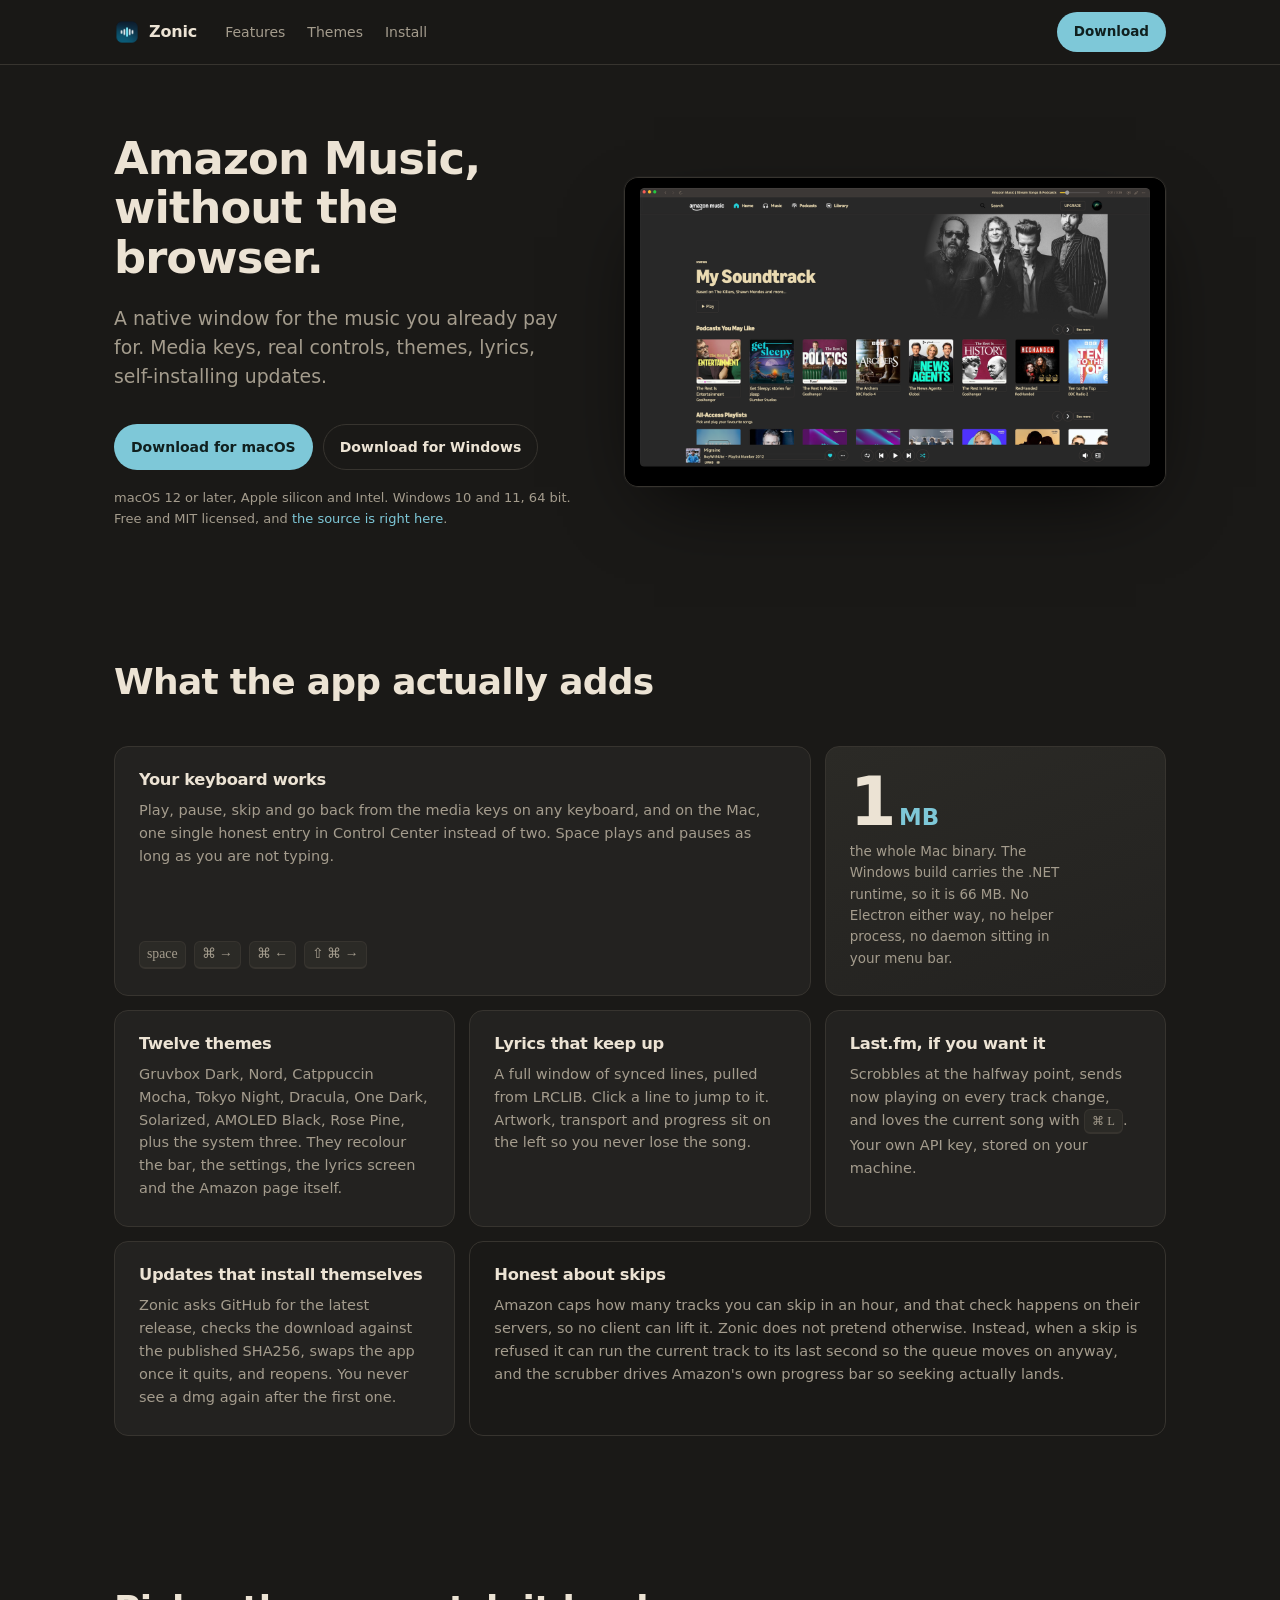
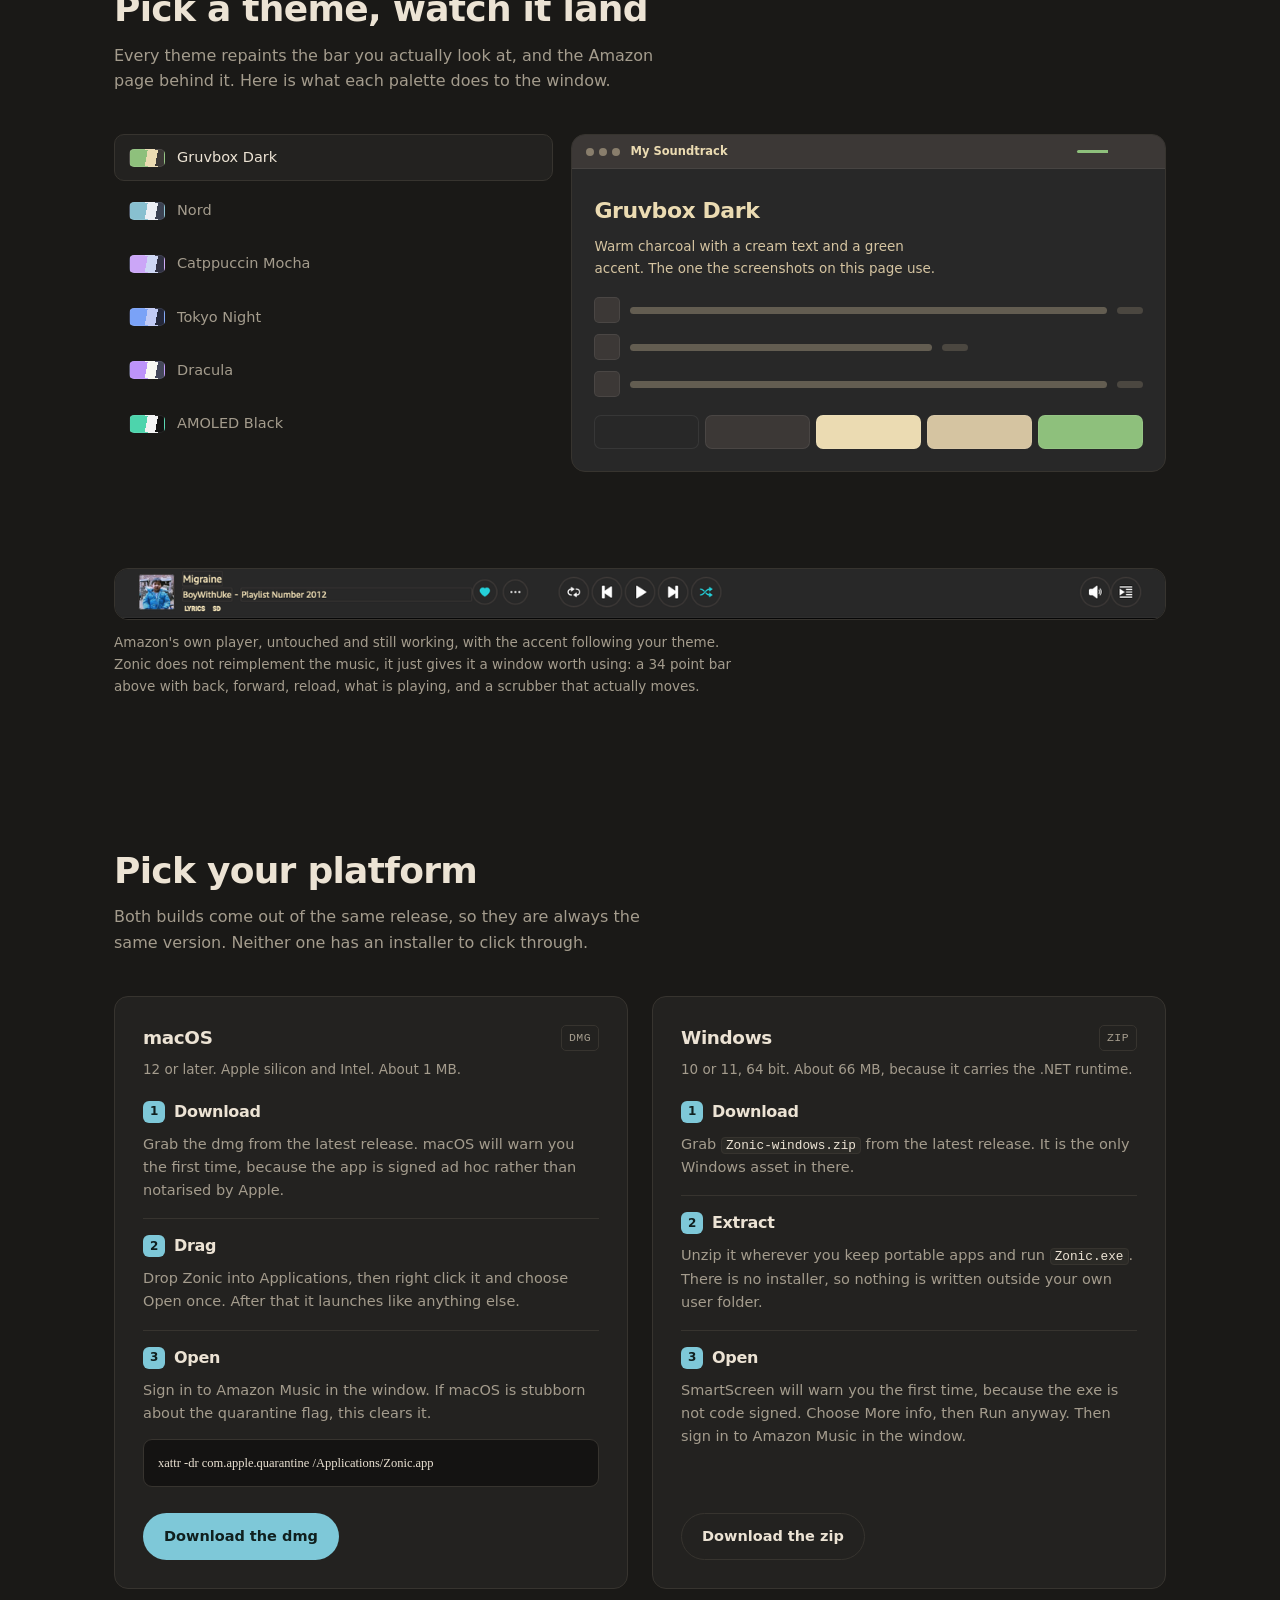
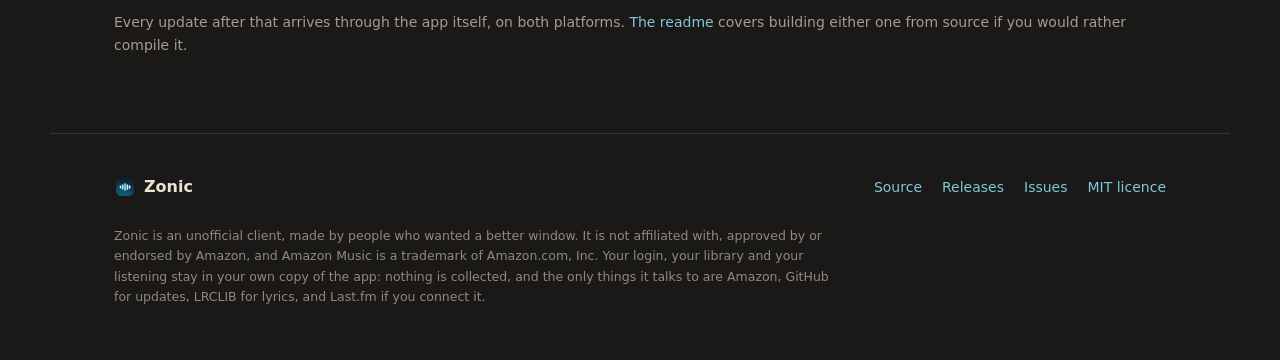
<file: index.html>
<!doctype html>
<html lang="en">
<head>
<meta charset="utf-8">
<meta name="viewport" content="width=device-width, initial-scale=1">
<title>Zonic - Amazon Music, without the browser</title>
<meta name="description" content="A native window for Amazon Music, on macOS and Windows. Media keys, real controls, twelve themes, synced lyrics, Last.fm scrobbling, and updates that install themselves. No Electron.">
<meta property="og:title" content="Zonic - Amazon Music, without the browser">
<meta property="og:description" content="A native Mac window for Amazon Music. Media keys, real controls, twelve themes, synced lyrics, self-installing updates. About 1 MB.">
<meta property="og:image" content="screenshot.png">
<meta property="og:type" content="website">
<link rel="icon" href="logo.png">
<link rel="stylesheet" href="styles.css">
</head>
<body>

<header class="nav">
 <div class="nav-inner">
  <a class="brand" href="#top" aria-label="Zonic home">
    <img src="logo.png" alt="" width="26" height="26">
    <span>Zonic</span>
  </a>
  <nav class="nav-links" aria-label="Sections">
    <a href="#features">Features</a>
    <a href="#themes">Themes</a>
    <a href="#install">Install</a>
  </nav>
  <a class="btn btn-primary btn-nav" href="#install">Download</a>
 </div>
</header>

<main id="top">

  <section class="hero">
    <div class="hero-copy">
      <h1>Amazon Music,<br>without the browser.</h1>
      <p class="lede">A native window for the music you already pay for. Media keys, real controls, themes, lyrics, self-installing updates.</p>
      <div class="cta-row">
        <a class="btn btn-primary" href="https://github.com/SmartSparkCoding/zonic/releases/latest">Download for macOS</a>
        <a class="btn btn-ghost" href="https://github.com/SmartSparkCoding/zonic/releases/latest">Download for Windows</a>
      </div>
      <p class="hero-meta">macOS 12 or later, Apple silicon and Intel. Windows 10 and 11, 64 bit. Free and MIT licensed, and <a href="https://github.com/SmartSparkCoding/zonic">the source is right here</a>.</p>
    </div>
    <figure class="hero-shot">
      <img src="screenshot.png" width="1600" height="914" alt="Zonic playing My Soundtrack on Amazon Music, tinted in Gruvbox Dark.">
    </figure>
  </section>

  <section class="features" id="features">
    <h2 class="section-title">What the app actually adds</h2>
    <div class="bento">

      <article class="cell cell-wide">
        <h3>Your keyboard works</h3>
        <p>Play, pause, skip and go back from the media keys on any keyboard, and on the Mac, one single honest entry in Control Center instead of two. Space plays and pauses as long as you are not typing.</p>
        <div class="keys" aria-hidden="true">
          <kbd>space</kbd><kbd>&#8984; &#8594;</kbd><kbd>&#8984; &#8592;</kbd><kbd>&#8679; &#8984; &#8594;</kbd>
        </div>
      </article>

      <article class="cell cell-stat">
        <p class="stat">1<span>MB</span></p>
        <p class="stat-note">the whole Mac binary. The Windows build carries the .NET runtime, so it is 66 MB. No Electron either way, no helper process, no daemon sitting in your menu bar.</p>
      </article>

      <article class="cell cell-themes">
        <h3>Twelve themes</h3>
        <p>Gruvbox Dark, Nord, Catppuccin Mocha, Tokyo Night, Dracula, One Dark, Solarized, AMOLED Black, Rose Pine, plus the system three. They recolour the bar, the settings, the lyrics screen and the Amazon page itself.</p>
      </article>

      <article class="cell">
        <h3>Lyrics that keep up</h3>
        <p>A full window of synced lines, pulled from LRCLIB. Click a line to jump to it. Artwork, transport and progress sit on the left so you never lose the song.</p>
      </article>

      <article class="cell">
        <h3>Last.fm, if you want it</h3>
        <p>Scrobbles at the halfway point, sends now playing on every track change, and loves the current song with <kbd>&#8984; L</kbd>. Your own API key, stored on your machine.</p>
      </article>

      <article class="cell">
        <h3>Updates that install themselves</h3>
        <p>Zonic asks GitHub for the latest release, checks the download against the published SHA256, swaps the app once it quits, and reopens. You never see a dmg again after the first one.</p>
      </article>

      <article class="cell cell-wide cell-quiet">
        <h3>Honest about skips</h3>
        <p>Amazon caps how many tracks you can skip in an hour, and that check happens on their servers, so no client can lift it. Zonic does not pretend otherwise. Instead, when a skip is refused it can run the current track to its last second so the queue moves on anyway, and the scrubber drives Amazon's own progress bar so seeking actually lands.</p>
      </article>

    </div>
  </section>

  <section class="themes" id="themes">
    <h2 class="section-title">Pick a theme, watch it land</h2>
    <p class="section-sub">Every theme repaints the bar you actually look at, and the Amazon page behind it. Here is what each palette does to the window.</p>

    <div class="theme-board">
      <div class="theme-chips" role="group" aria-label="Choose a theme to preview">
        <button class="chip" data-theme="gruvbox" style="--c1:#282828;--c2:#3c3836;--c3:#ebdbb2;--c4:#d5c4a1;--c5:#8ec07c" aria-pressed="true">Gruvbox Dark</button>
        <button class="chip" data-theme="nord" style="--c1:#2e3440;--c2:#3b4252;--c3:#eceff4;--c4:#d8dee9;--c5:#88c0d0" aria-pressed="false">Nord</button>
        <button class="chip" data-theme="catppuccin" style="--c1:#1e1e2e;--c2:#313244;--c3:#cdd6f4;--c4:#bac2de;--c5:#cba6f7" aria-pressed="false">Catppuccin Mocha</button>
        <button class="chip" data-theme="tokyo" style="--c1:#1a1b26;--c2:#24283b;--c3:#c0caf5;--c4:#a9b1d6;--c5:#7aa2f7" aria-pressed="false">Tokyo Night</button>
        <button class="chip" data-theme="dracula" style="--c1:#282a36;--c2:#44475a;--c3:#f8f8f2;--c4:#6272a4;--c5:#bd93f9" aria-pressed="false">Dracula</button>
        <button class="chip" data-theme="amoled" style="--c1:#000000;--c2:#121212;--c3:#f2f2f2;--c4:#a0a0a0;--c5:#4dd4ac" aria-pressed="false">AMOLED Black</button>
      </div>

      <div class="preview" id="preview" style="--c1:#282828;--c2:#3c3836;--c3:#ebdbb2;--c4:#d5c4a1;--c5:#8ec07c">
        <div class="preview-bar">
          <span class="dots"><i></i><i></i><i></i></span>
          <span class="preview-title">My Soundtrack</span>
          <span class="preview-extra"></span>
        </div>
        <div class="preview-body">
          <div class="preview-top">
            <p class="preview-name" id="preview-name">Gruvbox Dark</p>
            <p class="preview-note" id="preview-note">Warm charcoal with a cream text and a green accent. The one the screenshots on this page use.</p>
          </div>
          <div class="preview-rows" aria-hidden="true">
            <span class="mock-row"><i class="mock-art"></i><i class="mock-line"></i><i class="mock-time"></i></span>
            <span class="mock-row"><i class="mock-art"></i><i class="mock-line short"></i><i class="mock-time"></i></span>
            <span class="mock-row"><i class="mock-art"></i><i class="mock-line"></i><i class="mock-time"></i></span>
          </div>
          <div class="swatches"><span></span><span></span><span></span><span></span><span></span></div>
        </div>
      </div>
    </div>
  </section>

  <section class="detail">
    <figure class="detail-strip">
      <img src="player.png" width="1300" height="63" alt="Amazon Music's player bar with the like, repeat, previous, play, next and shuffle controls, tinted in Gruvbox Dark.">
      <figcaption>Amazon's own player, untouched and still working, with the accent following your theme. Zonic does not reimplement the music, it just gives it a window worth using: a 34 point bar above with back, forward, reload, what is playing, and a scrubber that actually moves.</figcaption>
    </figure>
  </section>

  <section class="install" id="install">
    <h2 class="section-title">Pick your platform</h2>
    <p class="section-sub">Both builds come out of the same release, so they are always the same version. Neither one has an installer to click through.</p>

    <div class="platforms">
      <div class="platform">
        <div class="platform-head">
          <h3>macOS</h3>
          <span class="platform-tag">dmg</span>
        </div>
        <p class="platform-meta">12 or later. Apple silicon and Intel. About 1 MB.</p>
        <ol class="steps">
          <li>
            <h3>Download</h3>
            <p>Grab the dmg from the latest release. macOS will warn you the first time, because the app is signed ad hoc rather than notarised by Apple.</p>
          </li>
          <li>
            <h3>Drag</h3>
            <p>Drop Zonic into Applications, then right click it and choose Open once. After that it launches like anything else.</p>
          </li>
          <li>
            <h3>Open</h3>
            <p>Sign in to Amazon Music in the window. If macOS is stubborn about the quarantine flag, this clears it.</p>
            <pre><code>xattr -dr com.apple.quarantine /Applications/Zonic.app</code></pre>
          </li>
        </ol>
        <a class="btn btn-primary" href="https://github.com/SmartSparkCoding/zonic/releases/latest">Download the dmg</a>
      </div>

      <div class="platform">
        <div class="platform-head">
          <h3>Windows</h3>
          <span class="platform-tag">zip</span>
        </div>
        <p class="platform-meta">10 or 11, 64 bit. About 66 MB, because it carries the .NET runtime.</p>
        <ol class="steps">
          <li>
            <h3>Download</h3>
            <p>Grab <code>Zonic-windows.zip</code> from the latest release. It is the only Windows asset in there.</p>
          </li>
          <li>
            <h3>Extract</h3>
            <p>Unzip it wherever you keep portable apps and run <code>Zonic.exe</code>. There is no installer, so nothing is written outside your own user folder.</p>
          </li>
          <li>
            <h3>Open</h3>
            <p>SmartScreen will warn you the first time, because the exe is not code signed. Choose More info, then Run anyway. Then sign in to Amazon Music in the window.</p>
          </li>
        </ol>
        <a class="btn btn-ghost" href="https://github.com/SmartSparkCoding/zonic/releases/latest">Download the zip</a>
      </div>
    </div>

    <p class="install-note">Every update after that arrives through the app itself, on both platforms. <a href="https://github.com/SmartSparkCoding/zonic#readme">The readme</a> covers building either one from source if you would rather compile it.</p>
  </section>

</main>

<footer class="footer">
  <div class="footer-top">
    <div class="footer-brand">
      <img src="logo.png" alt="" width="22" height="22">
      <span>Zonic</span>
    </div>
    <nav class="footer-links" aria-label="Project links">
      <a href="https://github.com/SmartSparkCoding/zonic">Source</a>
      <a href="https://github.com/SmartSparkCoding/zonic/releases">Releases</a>
      <a href="https://github.com/SmartSparkCoding/zonic/issues">Issues</a>
      <a href="https://github.com/SmartSparkCoding/zonic/blob/init/LICENSE">MIT licence</a>
    </nav>
  </div>
  <p class="disclaimer">Zonic is an unofficial client, made by people who wanted a better window. It is not affiliated with, approved by or endorsed by Amazon, and Amazon Music is a trademark of Amazon.com, Inc. Your login, your library and your listening stay in your own copy of the app: nothing is collected, and the only things it talks to are Amazon, GitHub for updates, LRCLIB for lyrics, and Last.fm if you connect it.</p>
</footer>

<script src="site.js"></script>
</body>
</html>
</file>
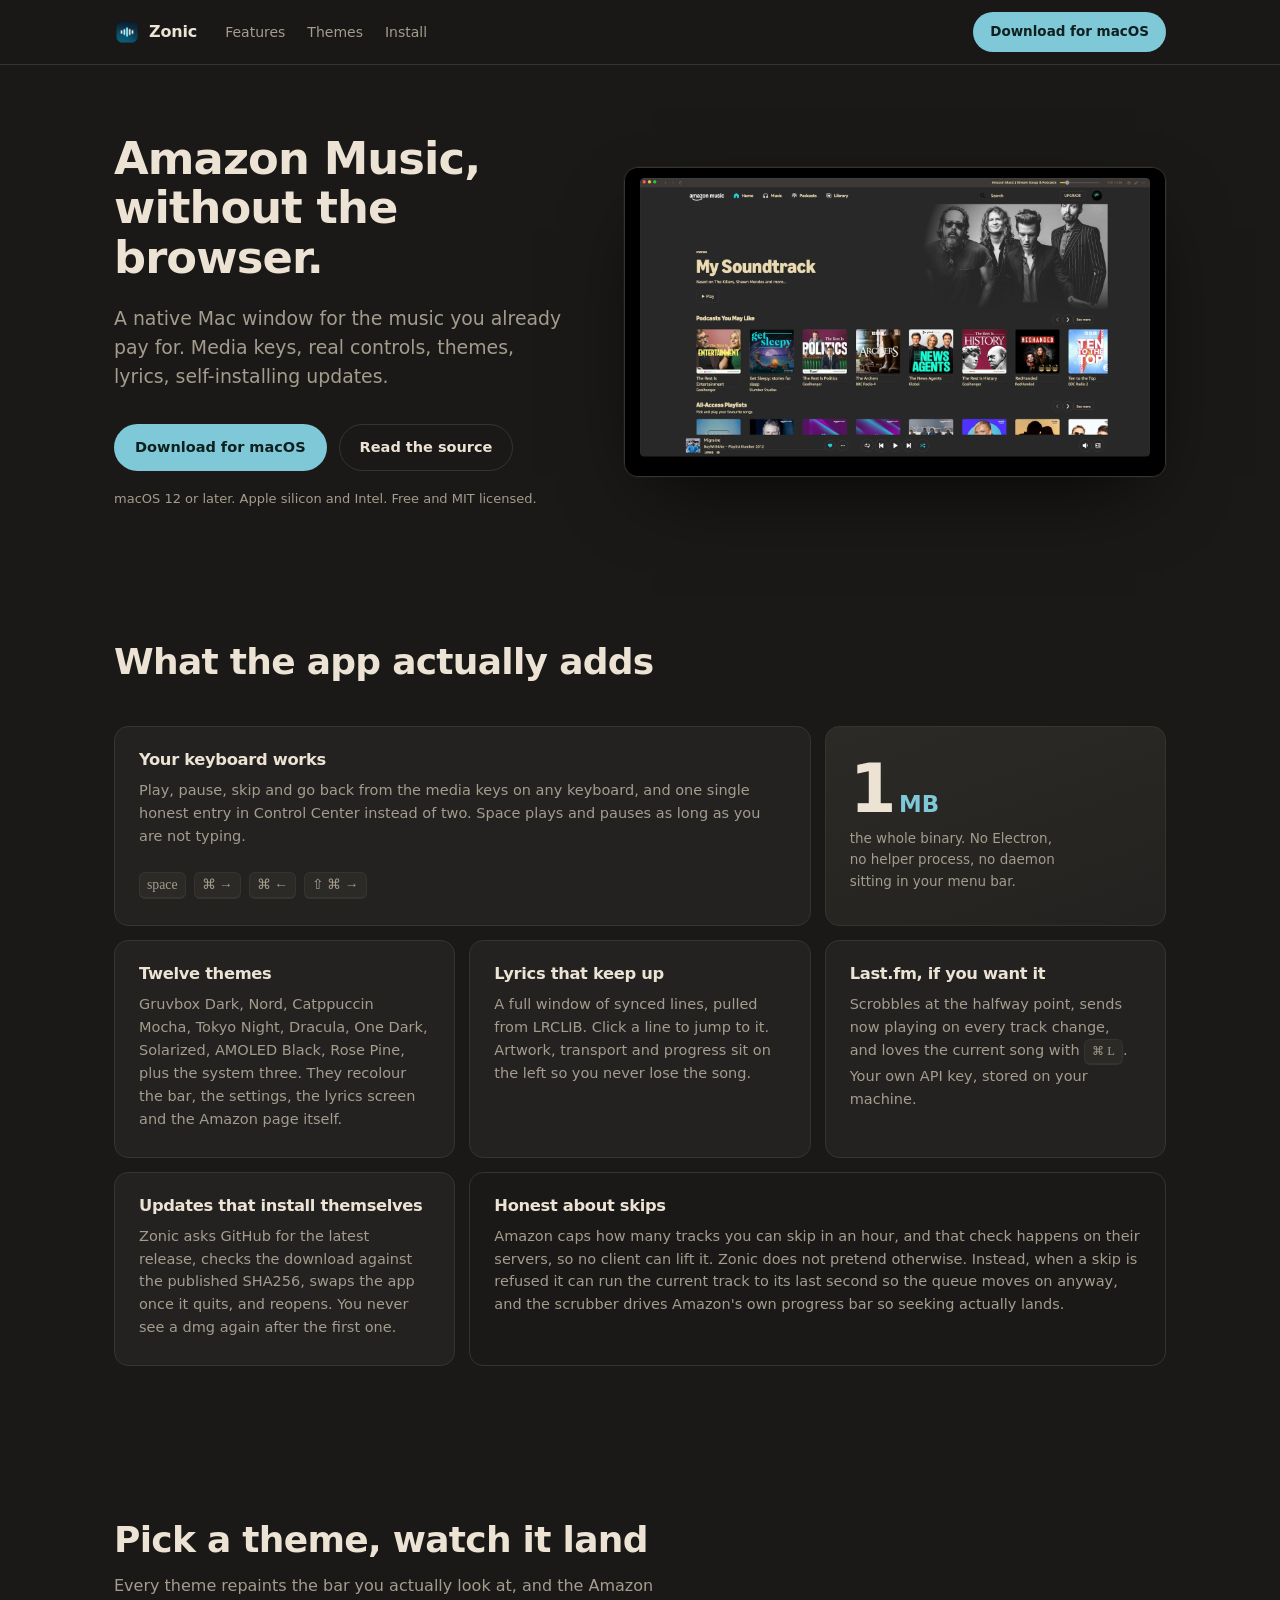
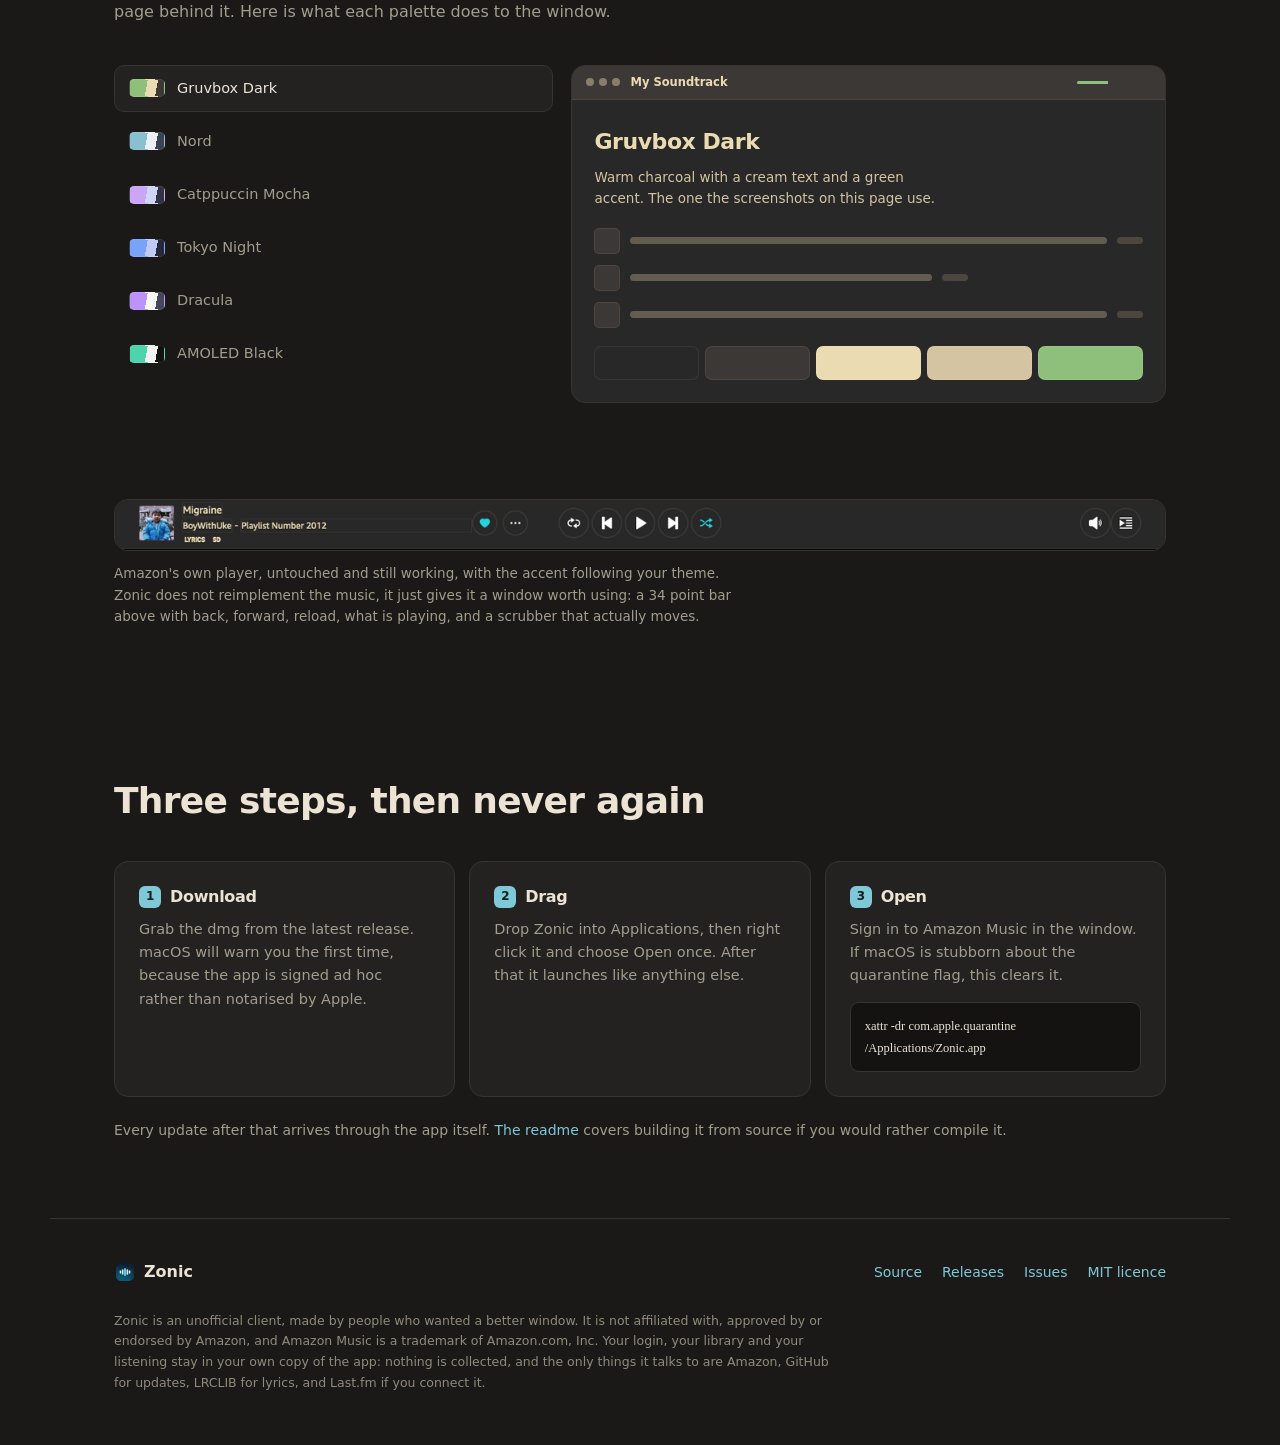
<file: docs/index.html>
<!doctype html>
<html lang="en">
<head>
<meta charset="utf-8">
<meta name="viewport" content="width=device-width, initial-scale=1">
<title>Zonic - Amazon Music, without the browser</title>
<meta name="description" content="A native Mac window for Amazon Music. Media keys, real controls, twelve themes, synced lyrics, Last.fm scrobbling, and updates that install themselves. About 1 MB, no Electron.">
<meta property="og:title" content="Zonic - Amazon Music, without the browser">
<meta property="og:description" content="A native Mac window for Amazon Music. Media keys, real controls, twelve themes, synced lyrics, self-installing updates. About 1 MB.">
<meta property="og:image" content="screenshot.png">
<meta property="og:type" content="website">
<link rel="icon" href="logo.png">
<link rel="stylesheet" href="styles.css">
</head>
<body>

<header class="nav">
 <div class="nav-inner">
  <a class="brand" href="#top" aria-label="Zonic home">
    <img src="logo.png" alt="" width="26" height="26">
    <span>Zonic</span>
  </a>
  <nav class="nav-links" aria-label="Sections">
    <a href="#features">Features</a>
    <a href="#themes">Themes</a>
    <a href="#install">Install</a>
  </nav>
  <a class="btn btn-primary btn-nav" href="https://github.com/SmartSparkCoding/zonic/releases/latest">Download for macOS</a>
 </div>
</header>

<main id="top">

  <section class="hero">
    <div class="hero-copy">
      <h1>Amazon Music,<br>without the browser.</h1>
      <p class="lede">A native Mac window for the music you already pay for. Media keys, real controls, themes, lyrics, self-installing updates.</p>
      <div class="cta-row">
        <a class="btn btn-primary" href="https://github.com/SmartSparkCoding/zonic/releases/latest">Download for macOS</a>
        <a class="btn btn-ghost" href="https://github.com/SmartSparkCoding/zonic">Read the source</a>
      </div>
      <p class="hero-meta">macOS 12 or later. Apple silicon and Intel. Free and MIT licensed.</p>
    </div>
    <figure class="hero-shot">
      <img src="screenshot.png" width="1600" height="914" alt="Zonic playing My Soundtrack on Amazon Music, tinted in Gruvbox Dark.">
    </figure>
  </section>

  <section class="features" id="features">
    <h2 class="section-title">What the app actually adds</h2>
    <div class="bento">

      <article class="cell cell-wide">
        <h3>Your keyboard works</h3>
        <p>Play, pause, skip and go back from the media keys on any keyboard, and one single honest entry in Control Center instead of two. Space plays and pauses as long as you are not typing.</p>
        <div class="keys" aria-hidden="true">
          <kbd>space</kbd><kbd>&#8984; &#8594;</kbd><kbd>&#8984; &#8592;</kbd><kbd>&#8679; &#8984; &#8594;</kbd>
        </div>
      </article>

      <article class="cell cell-stat">
        <p class="stat">1<span>MB</span></p>
        <p class="stat-note">the whole binary. No Electron, no helper process, no daemon sitting in your menu bar.</p>
      </article>

      <article class="cell cell-themes">
        <h3>Twelve themes</h3>
        <p>Gruvbox Dark, Nord, Catppuccin Mocha, Tokyo Night, Dracula, One Dark, Solarized, AMOLED Black, Rose Pine, plus the system three. They recolour the bar, the settings, the lyrics screen and the Amazon page itself.</p>
      </article>

      <article class="cell">
        <h3>Lyrics that keep up</h3>
        <p>A full window of synced lines, pulled from LRCLIB. Click a line to jump to it. Artwork, transport and progress sit on the left so you never lose the song.</p>
      </article>

      <article class="cell">
        <h3>Last.fm, if you want it</h3>
        <p>Scrobbles at the halfway point, sends now playing on every track change, and loves the current song with <kbd>&#8984; L</kbd>. Your own API key, stored on your machine.</p>
      </article>

      <article class="cell">
        <h3>Updates that install themselves</h3>
        <p>Zonic asks GitHub for the latest release, checks the download against the published SHA256, swaps the app once it quits, and reopens. You never see a dmg again after the first one.</p>
      </article>

      <article class="cell cell-wide cell-quiet">
        <h3>Honest about skips</h3>
        <p>Amazon caps how many tracks you can skip in an hour, and that check happens on their servers, so no client can lift it. Zonic does not pretend otherwise. Instead, when a skip is refused it can run the current track to its last second so the queue moves on anyway, and the scrubber drives Amazon's own progress bar so seeking actually lands.</p>
      </article>

    </div>
  </section>

  <section class="themes" id="themes">
    <h2 class="section-title">Pick a theme, watch it land</h2>
    <p class="section-sub">Every theme repaints the bar you actually look at, and the Amazon page behind it. Here is what each palette does to the window.</p>

    <div class="theme-board">
      <div class="theme-chips" role="group" aria-label="Choose a theme to preview">
        <button class="chip" data-theme="gruvbox" style="--c1:#282828;--c2:#3c3836;--c3:#ebdbb2;--c4:#d5c4a1;--c5:#8ec07c" aria-pressed="true">Gruvbox Dark</button>
        <button class="chip" data-theme="nord" style="--c1:#2e3440;--c2:#3b4252;--c3:#eceff4;--c4:#d8dee9;--c5:#88c0d0" aria-pressed="false">Nord</button>
        <button class="chip" data-theme="catppuccin" style="--c1:#1e1e2e;--c2:#313244;--c3:#cdd6f4;--c4:#bac2de;--c5:#cba6f7" aria-pressed="false">Catppuccin Mocha</button>
        <button class="chip" data-theme="tokyo" style="--c1:#1a1b26;--c2:#24283b;--c3:#c0caf5;--c4:#a9b1d6;--c5:#7aa2f7" aria-pressed="false">Tokyo Night</button>
        <button class="chip" data-theme="dracula" style="--c1:#282a36;--c2:#44475a;--c3:#f8f8f2;--c4:#6272a4;--c5:#bd93f9" aria-pressed="false">Dracula</button>
        <button class="chip" data-theme="amoled" style="--c1:#000000;--c2:#121212;--c3:#f2f2f2;--c4:#a0a0a0;--c5:#4dd4ac" aria-pressed="false">AMOLED Black</button>
      </div>

      <div class="preview" id="preview" style="--c1:#282828;--c2:#3c3836;--c3:#ebdbb2;--c4:#d5c4a1;--c5:#8ec07c">
        <div class="preview-bar">
          <span class="dots"><i></i><i></i><i></i></span>
          <span class="preview-title">My Soundtrack</span>
          <span class="preview-extra"></span>
        </div>
        <div class="preview-body">
          <div class="preview-top">
            <p class="preview-name" id="preview-name">Gruvbox Dark</p>
            <p class="preview-note" id="preview-note">Warm charcoal with a cream text and a green accent. The one the screenshots on this page use.</p>
          </div>
          <div class="preview-rows" aria-hidden="true">
            <span class="mock-row"><i class="mock-art"></i><i class="mock-line"></i><i class="mock-time"></i></span>
            <span class="mock-row"><i class="mock-art"></i><i class="mock-line short"></i><i class="mock-time"></i></span>
            <span class="mock-row"><i class="mock-art"></i><i class="mock-line"></i><i class="mock-time"></i></span>
          </div>
          <div class="swatches"><span></span><span></span><span></span><span></span><span></span></div>
        </div>
      </div>
    </div>
  </section>

  <section class="detail">
    <figure class="detail-strip">
      <img src="player.png" width="1300" height="63" alt="Amazon Music's player bar with the like, repeat, previous, play, next and shuffle controls, tinted in Gruvbox Dark.">
      <figcaption>Amazon's own player, untouched and still working, with the accent following your theme. Zonic does not reimplement the music, it just gives it a window worth using: a 34 point bar above with back, forward, reload, what is playing, and a scrubber that actually moves.</figcaption>
    </figure>
  </section>

  <section class="install" id="install">
    <h2 class="section-title">Three steps, then never again</h2>
    <ol class="steps">
      <li>
        <h3>Download</h3>
        <p>Grab the dmg from the latest release. macOS will warn you the first time, because the app is signed ad hoc rather than notarised by Apple.</p>
      </li>
      <li>
        <h3>Drag</h3>
        <p>Drop Zonic into Applications, then right click it and choose Open once. After that it launches like anything else.</p>
      </li>
      <li>
        <h3>Open</h3>
        <p>Sign in to Amazon Music in the window. If macOS is stubborn about the quarantine flag, this clears it.</p>
        <pre><code>xattr -dr com.apple.quarantine /Applications/Zonic.app</code></pre>
      </li>
    </ol>
    <p class="install-note">Every update after that arrives through the app itself. <a href="https://github.com/SmartSparkCoding/zonic#readme">The readme</a> covers building it from source if you would rather compile it.</p>
  </section>

</main>

<footer class="footer">
  <div class="footer-top">
    <div class="footer-brand">
      <img src="logo.png" alt="" width="22" height="22">
      <span>Zonic</span>
    </div>
    <nav class="footer-links" aria-label="Project links">
      <a href="https://github.com/SmartSparkCoding/zonic">Source</a>
      <a href="https://github.com/SmartSparkCoding/zonic/releases">Releases</a>
      <a href="https://github.com/SmartSparkCoding/zonic/issues">Issues</a>
      <a href="https://github.com/SmartSparkCoding/zonic/blob/init/LICENSE">MIT licence</a>
    </nav>
  </div>
  <p class="disclaimer">Zonic is an unofficial client, made by people who wanted a better window. It is not affiliated with, approved by or endorsed by Amazon, and Amazon Music is a trademark of Amazon.com, Inc. Your login, your library and your listening stay in your own copy of the app: nothing is collected, and the only things it talks to are Amazon, GitHub for updates, LRCLIB for lyrics, and Last.fm if you connect it.</p>
</footer>

<script src="site.js"></script>
</body>
</html>
</file>
<file: styles.css>
:root {
  --bg: #1a1917;
  --bg-deep: #141312;
  --surface: #232220;
  --surface-2: #2b2a26;
  --line: #37342f;
  --text: #ece3d4;
  --muted: #a49c8d;
  --accent: #7ec8d8;
  --accent-ink: #10201f;
  --radius: 14px;
  --nav: 64px;
  --gut: clamp(20px, 5vw, 72px);
  --measure: 1180px;
  --mono: ui-monospace, SFMono-Regular, "SF Mono", Menlo, monospace;
}

* { box-sizing: border-box; }

/* The nav is fixed, so anchor jumps need to stop short of it. */
html { scroll-behavior: smooth; scroll-padding-top: calc(var(--nav) + 18px); }

body {
  margin: 0;
  background: var(--bg);
  color: var(--text);
  font-family: -apple-system, BlinkMacSystemFont, "SF Pro Text", "Segoe UI", system-ui, sans-serif;
  font-size: 16px;
  line-height: 1.6;
  -webkit-font-smoothing: antialiased;
}

img { max-width: 100%; height: auto; display: block; }

a { color: var(--accent); text-decoration: none; }
a:hover { text-decoration: underline; text-underline-offset: 3px; }

h1, h2, h3 { letter-spacing: -0.02em; line-height: 1.1; margin: 0; }
p { margin: 0; }

code, kbd, pre {
  font-family: ui-monospace, SFMono-Regular, "SF Mono", Menlo, mono;
  font-size: 0.86em;
}

kbd {
  display: inline-block;
  padding: 2px 7px;
  border: 1px solid var(--line);
  border-bottom-width: 2px;
  border-radius: 6px;
  background: var(--surface-2);
  color: var(--muted);
  line-height: 1.5;
}

/* nav */

.nav {
  position: sticky;
  top: 0;
  z-index: 20;
  background: color-mix(in srgb, var(--bg) 88%, transparent);
  backdrop-filter: blur(12px);
  border-bottom: 1px solid var(--line);
}

.nav-inner {
  max-width: var(--measure);
  margin: 0 auto;
  height: var(--nav);
  display: flex;
  align-items: center;
  gap: 28px;
  padding: 0 var(--gut);
}

.brand {
  display: flex;
  align-items: center;
  gap: 9px;
  color: var(--text);
  font-weight: 600;
  letter-spacing: -0.01em;
}
.brand:hover { text-decoration: none; }
.brand img { border-radius: 7px; }

.nav-links {
  display: flex;
  gap: 22px;
  margin-right: auto;
  font-size: 14px;
}
.nav-links a { color: var(--muted); }
.nav-links a:hover { color: var(--text); text-decoration: none; }

/* buttons */

.btn {
  display: inline-flex;
  align-items: center;
  justify-content: center;
  gap: 8px;
  padding: 11px 20px;
  border-radius: 999px;
  font-size: 14.5px;
  font-weight: 600;
  border: 1px solid transparent;
  transition: transform 0.15s ease, background 0.15s ease, border-color 0.15s ease;
}
.btn:hover { text-decoration: none; transform: translateY(-1px); }
.btn:active { transform: translateY(0); }

.btn-primary { background: var(--accent); color: var(--accent-ink); }
.btn-primary:hover { background: color-mix(in srgb, var(--accent) 88%, white); }

.btn-ghost { border-color: var(--line); color: var(--text); }
.btn-ghost:hover { border-color: var(--muted); background: var(--surface); }

.btn-nav { padding: 8px 16px; font-size: 13.5px; }

/* hero */

.hero {
  max-width: var(--measure);
  margin: 0 auto;
  padding: clamp(40px, 5.4vw, 76px) var(--gut) clamp(36px, 4.4vw, 56px);
  display: grid;
  grid-template-columns: minmax(0, 1fr) minmax(0, 1.18fr);
  gap: clamp(32px, 4vw, 64px);
  align-items: center;
}

.hero h1 {
  font-size: clamp(2rem, 3.5vw, 3.15rem);
  font-weight: 680;
}

.lede {
  margin-top: 22px;
  max-width: 44ch;
  font-size: clamp(1.02rem, 1.5vw, 1.18rem);
  color: var(--muted);
  line-height: 1.55;
}

.cta-row {
  margin-top: 32px;
  display: flex;
  flex-wrap: wrap;
  gap: 10px;
}

/* Two platform buttons have to share the column, so they are a touch tighter. */
.cta-row .btn { padding-left: 16px; padding-right: 16px; font-size: 14px; }

.hero-meta {
  margin-top: 18px;
  font-size: 13px;
  color: var(--muted);
}

.hero-shot {
  margin: 0;
  border-radius: var(--radius);
  overflow: hidden;
  border: 1px solid var(--line);
  box-shadow: 0 30px 80px -30px rgba(0, 0, 0, 0.9), 0 0 0 1px rgba(255, 255, 255, 0.03);
  transform: translateZ(0);
}

/* sections */

.section-title {
  font-size: clamp(1.6rem, 3vw, 2.25rem);
  font-weight: 640;
  max-width: 30ch;
}

.section-sub {
  margin-top: 14px;
  max-width: 56ch;
  color: var(--muted);
}

.features, .themes, .install {
  max-width: var(--measure);
  margin: 0 auto;
  padding: clamp(48px, 6vw, 88px) var(--gut);
}

/* bento */

.bento {
  margin-top: clamp(28px, 3.5vw, 44px);
  display: grid;
  grid-template-columns: repeat(3, minmax(0, 1fr));
  gap: 14px;
}

.cell {
  background: var(--surface);
  border: 1px solid var(--line);
  border-radius: var(--radius);
  padding: 24px 24px 26px;
  display: flex;
  flex-direction: column;
  gap: 10px;
}

.cell h3 { font-size: 1.02rem; font-weight: 620; }
.cell p { font-size: 14.5px; color: var(--muted); line-height: 1.58; }

.cell-wide { grid-column: span 2; }
.cell-quiet { background: transparent; }

.cell-stat {
  justify-content: center;
  gap: 6px;
  background: linear-gradient(160deg, var(--surface-2), var(--surface));
}

.cell p.stat {
  font-size: clamp(3rem, 5.6vw, 4.2rem);
  font-weight: 700;
  letter-spacing: -0.05em;
  color: var(--text);
  line-height: 0.95;
}
.cell p.stat span { font-size: 0.34em; font-weight: 600; letter-spacing: 0; color: var(--accent); margin-left: 6px; }
.cell p.stat-note { font-size: 13.5px; max-width: 26ch; color: var(--muted); }

.keys { display: flex; flex-wrap: wrap; gap: 8px; margin-top: auto; padding-top: 14px; }

/* themes */

.theme-board {
  margin-top: clamp(28px, 3.5vw, 40px);
  display: grid;
  grid-template-columns: minmax(0, 0.85fr) minmax(0, 1.15fr);
  gap: 18px;
  align-items: stretch;
}

.theme-chips {
  display: flex;
  flex-direction: column;
  gap: 6px;
}

.chip {
  display: flex;
  align-items: center;
  gap: 12px;
  padding: 11px 14px;
  border-radius: 10px;
  border: 1px solid transparent;
  background: transparent;
  color: var(--muted);
  font: inherit;
  font-size: 14.5px;
  text-align: left;
  cursor: pointer;
  transition: background 0.15s ease, color 0.15s ease, border-color 0.15s ease;
}
.chip::before {
  content: "";
  width: 34px;
  height: 16px;
  border-radius: 5px;
  background: linear-gradient(100deg, var(--c5) 0 48%, var(--c3) 48% 76%, var(--c2) 76% 100%);
  border: 1px solid rgba(255, 255, 255, 0.08);
  flex: none;
}
.chip:hover { background: var(--surface); color: var(--text); }
.chip[aria-pressed="true"] {
  background: var(--surface);
  border-color: var(--line);
  color: var(--text);
}
.chip:focus-visible { outline: 2px solid var(--accent); outline-offset: 2px; }

.preview {
  background: var(--c1);
  border: 1px solid var(--line);
  border-radius: var(--radius);
  overflow: hidden;
  display: flex;
  flex-direction: column;
  min-height: 260px;
  transition: background 0.25s ease;
}

.preview-bar {
  display: flex;
  align-items: center;
  gap: 10px;
  padding: 0 14px;
  height: 34px;
  background: var(--c2);
  border-bottom: 1px solid rgba(255, 255, 255, 0.06);
  font-size: 11.5px;
}
.dots { display: flex; gap: 5px; }
.dots i { width: 8px; height: 8px; border-radius: 50%; background: var(--c4); opacity: 0.5; }
.preview-title { color: var(--c3); font-weight: 600; }
.preview-extra {
  margin-left: auto;
  width: 74px;
  height: 3px;
  border-radius: 2px;
  background: linear-gradient(90deg, var(--c5) 42%, var(--c2) 42%);
}

.preview-body {
  padding: 24px 22px 22px;
  display: flex;
  flex-direction: column;
  gap: 18px;
  flex: 1;
}

.preview-top { display: flex; flex-direction: column; gap: 8px; }

.preview-rows { display: flex; flex-direction: column; gap: 11px; margin-top: auto; }

.mock-row { display: flex; align-items: center; gap: 10px; }
.mock-art {
  width: 26px; height: 26px; flex: none;
  border-radius: 5px;
  background: var(--c2);
  border: 1px solid rgba(255, 255, 255, 0.07);
}
.mock-line {
  height: 7px; flex: 1;
  border-radius: 4px;
  background: var(--c4);
  opacity: 0.34;
}
.mock-line.short { max-width: 55%; }
.mock-time {
  width: 26px; height: 7px; flex: none;
  border-radius: 4px;
  background: var(--c4);
  opacity: 0.2;
}

.preview-name {
  font-size: 22px;
  font-weight: 640;
  letter-spacing: -0.02em;
  color: var(--c3);
}

.swatches { display: flex; gap: 6px; }
.swatches span {
  height: 34px;
  flex: 1;
  border-radius: 7px;
  border: 1px solid rgba(255, 255, 255, 0.07);
  transition: background 0.25s ease;
}
.swatches span:nth-child(1) { background: var(--c1); }
.swatches span:nth-child(2) { background: var(--c2); }
.swatches span:nth-child(3) { background: var(--c3); }
.swatches span:nth-child(4) { background: var(--c4); }
.swatches span:nth-child(5) { background: var(--c5); }

.preview-note { font-size: 13.5px; color: var(--c4); max-width: 40ch; }

/* detail crops */

.detail {
  max-width: var(--measure);
  margin: 0 auto;
  padding: clamp(8px, 1.5vw, 20px) var(--gut) clamp(48px, 6vw, 80px);
}

.detail-strip img { border-radius: 10px; }

.detail figure { margin: 0; }
.detail img {
  border-radius: var(--radius);
  border: 1px solid var(--line);
  width: 100%;
}
.detail figcaption {
  margin-top: 12px;
  font-size: 13.5px;
  color: var(--muted);
  max-width: 72ch;
}

/* install */

.steps {
  margin: clamp(28px, 3.5vw, 40px) 0 0;
  padding: 0;
  list-style: none;
  display: grid;
  grid-template-columns: repeat(3, minmax(0, 1fr));
  gap: 14px;
  counter-reset: step;
}

.steps li {
  background: var(--surface);
  border: 1px solid var(--line);
  border-radius: var(--radius);
  padding: 24px;
  display: flex;
  flex-direction: column;
  gap: 10px;
  counter-increment: step;
}
.steps li h3 { font-size: 1rem; font-weight: 620; }
.steps li h3::before {
  content: counter(step);
  display: inline-flex;
  align-items: center;
  justify-content: center;
  width: 22px;
  height: 22px;
  margin-right: 9px;
  border-radius: 6px;
  background: var(--accent);
  color: var(--accent-ink);
  font-size: 12px;
  font-weight: 700;
  vertical-align: 2px;
}
.steps li p { font-size: 14.5px; color: var(--muted); }

pre {
  margin: 4px 0 0;
  padding: 12px 14px;
  border-radius: 9px;
  background: var(--bg-deep);
  border: 1px solid var(--line);
  overflow-x: auto;
}
pre code {
  color: var(--text);
  white-space: pre-wrap;
  overflow-wrap: anywhere;
  font-size: 12.5px;
  line-height: 1.7;
}

.platforms {
  display: grid;
  grid-template-columns: repeat(2, minmax(0, 1fr));
  gap: clamp(16px, 2vw, 24px);
  margin-top: clamp(28px, 3.5vw, 40px);
}

.platform {
  background: var(--surface);
  border: 1px solid var(--line);
  border-radius: var(--radius);
  padding: clamp(20px, 2.4vw, 28px);
  display: flex;
  flex-direction: column;
}

.platform-head {
  display: flex;
  align-items: center;
  justify-content: space-between;
  gap: 12px;
}

.platform-head h3 { font-size: 1.15rem; font-weight: 640; }

.platform-tag {
  font-family: var(--mono);
  font-size: 11.5px;
  letter-spacing: 0.04em;
  text-transform: uppercase;
  color: var(--muted);
  border: 1px solid var(--line);
  border-radius: 5px;
  padding: 3px 7px;
}

.platform-meta {
  margin-top: 8px;
  font-size: 13.5px;
  color: var(--muted);
}

/* Inside a platform card the steps stack, and the card supplies the surface. */
.platform .steps {
  grid-template-columns: 1fr;
  gap: 0;
  margin-top: 20px;
}

.platform .steps li {
  background: transparent;
  border: 0;
  border-top: 1px solid var(--line);
  border-radius: 0;
  padding: 16px 0 0;
  margin-top: 16px;
}

.platform .steps li:first-child { border-top: 0; padding-top: 0; margin-top: 0; }

.platform .steps { margin-bottom: 26px; }

/* Buttons line up along the bottom even when one card has more text. */
.platform .btn { margin-top: auto; align-self: flex-start; }

.platform p code {
  font-family: var(--mono);
  font-size: 0.88em;
  background: var(--surface-2);
  border: 1px solid var(--line);
  border-radius: 4px;
  padding: 0 4px;
  color: var(--text);
}

.install-note {
  margin-top: 22px;
  font-size: 14px;
  color: var(--muted);
}

/* footer */

.footer {
  border-top: 1px solid var(--line);
  padding: 40px var(--gut) 52px;
  max-width: var(--measure);
  margin: 0 auto;
}

.footer-top {
  display: flex;
  flex-wrap: wrap;
  align-items: center;
  justify-content: space-between;
  gap: 16px;
}

.footer-brand {
  display: flex;
  align-items: center;
  gap: 8px;
  font-weight: 600;
}
.footer-brand img { border-radius: 6px; }

.footer-links { display: flex; flex-wrap: wrap; gap: 20px; font-size: 14px; }

.disclaimer {
  margin-top: 26px;
  max-width: 92ch;
  font-size: 12.5px;
  line-height: 1.65;
  color: color-mix(in srgb, var(--muted) 86%, var(--bg));
}

/* reveal */

.reveal { opacity: 0; transform: translateY(14px); transition: opacity 0.5s ease, transform 0.5s ease; }
.reveal.is-in { opacity: 1; transform: none; }

@media (prefers-reduced-motion: reduce) {
  html { scroll-behavior: auto; }
  .reveal { opacity: 1; transform: none; transition: none; }
  .btn:hover { transform: none; }
}

/* responsive */

@media (max-width: 940px) {
  .hero { grid-template-columns: 1fr; }
  .hero-shot { order: -1; }
  .bento { grid-template-columns: repeat(2, minmax(0, 1fr)); }
  .cell-wide { grid-column: span 2; }
  .theme-board { grid-template-columns: 1fr; }
  .theme-chips { flex-direction: row; flex-wrap: wrap; }
  .chip { flex: 1 1 180px; }
  .steps { grid-template-columns: 1fr; }
  .platforms { grid-template-columns: 1fr; }
}

@media (max-width: 640px) {
  .nav { gap: 14px; }
  .nav-links { display: none; }
  .btn-nav { margin-left: auto; }
  .bento { grid-template-columns: 1fr; }
  .cell-wide { grid-column: span 1; }
  .hero-meta { font-size: 12.5px; }
}
</file>
<file: docs/styles.css>
:root {
  --bg: #1a1917;
  --bg-deep: #141312;
  --surface: #232220;
  --surface-2: #2b2a26;
  --line: #37342f;
  --text: #ece3d4;
  --muted: #a49c8d;
  --accent: #7ec8d8;
  --accent-ink: #10201f;
  --radius: 14px;
  --nav: 64px;
  --gut: clamp(20px, 5vw, 72px);
  --measure: 1180px;
}

* { box-sizing: border-box; }

html { scroll-behavior: smooth; }

body {
  margin: 0;
  background: var(--bg);
  color: var(--text);
  font-family: -apple-system, BlinkMacSystemFont, "SF Pro Text", "Segoe UI", system-ui, sans-serif;
  font-size: 16px;
  line-height: 1.6;
  -webkit-font-smoothing: antialiased;
}

img { max-width: 100%; height: auto; display: block; }

a { color: var(--accent); text-decoration: none; }
a:hover { text-decoration: underline; text-underline-offset: 3px; }

h1, h2, h3 { letter-spacing: -0.02em; line-height: 1.1; margin: 0; }
p { margin: 0; }

code, kbd, pre {
  font-family: ui-monospace, SFMono-Regular, "SF Mono", Menlo, mono;
  font-size: 0.86em;
}

kbd {
  display: inline-block;
  padding: 2px 7px;
  border: 1px solid var(--line);
  border-bottom-width: 2px;
  border-radius: 6px;
  background: var(--surface-2);
  color: var(--muted);
  line-height: 1.5;
}

/* nav */

.nav {
  position: sticky;
  top: 0;
  z-index: 20;
  background: color-mix(in srgb, var(--bg) 88%, transparent);
  backdrop-filter: blur(12px);
  border-bottom: 1px solid var(--line);
}

.nav-inner {
  max-width: var(--measure);
  margin: 0 auto;
  height: var(--nav);
  display: flex;
  align-items: center;
  gap: 28px;
  padding: 0 var(--gut);
}

.brand {
  display: flex;
  align-items: center;
  gap: 9px;
  color: var(--text);
  font-weight: 600;
  letter-spacing: -0.01em;
}
.brand:hover { text-decoration: none; }
.brand img { border-radius: 7px; }

.nav-links {
  display: flex;
  gap: 22px;
  margin-right: auto;
  font-size: 14px;
}
.nav-links a { color: var(--muted); }
.nav-links a:hover { color: var(--text); text-decoration: none; }

/* buttons */

.btn {
  display: inline-flex;
  align-items: center;
  justify-content: center;
  gap: 8px;
  padding: 11px 20px;
  border-radius: 999px;
  font-size: 14.5px;
  font-weight: 600;
  border: 1px solid transparent;
  transition: transform 0.15s ease, background 0.15s ease, border-color 0.15s ease;
}
.btn:hover { text-decoration: none; transform: translateY(-1px); }
.btn:active { transform: translateY(0); }

.btn-primary { background: var(--accent); color: var(--accent-ink); }
.btn-primary:hover { background: color-mix(in srgb, var(--accent) 88%, white); }

.btn-ghost { border-color: var(--line); color: var(--text); }
.btn-ghost:hover { border-color: var(--muted); background: var(--surface); }

.btn-nav { padding: 8px 16px; font-size: 13.5px; }

/* hero */

.hero {
  max-width: var(--measure);
  margin: 0 auto;
  padding: clamp(40px, 5.4vw, 76px) var(--gut) clamp(36px, 4.4vw, 56px);
  display: grid;
  grid-template-columns: minmax(0, 1fr) minmax(0, 1.18fr);
  gap: clamp(32px, 4vw, 64px);
  align-items: center;
}

.hero h1 {
  font-size: clamp(2rem, 3.5vw, 3.15rem);
  font-weight: 680;
}

.lede {
  margin-top: 22px;
  max-width: 44ch;
  font-size: clamp(1.02rem, 1.5vw, 1.18rem);
  color: var(--muted);
  line-height: 1.55;
}

.cta-row {
  margin-top: 32px;
  display: flex;
  flex-wrap: wrap;
  gap: 12px;
}

.hero-meta {
  margin-top: 18px;
  font-size: 13px;
  color: var(--muted);
}

.hero-shot {
  margin: 0;
  border-radius: var(--radius);
  overflow: hidden;
  border: 1px solid var(--line);
  box-shadow: 0 30px 80px -30px rgba(0, 0, 0, 0.9), 0 0 0 1px rgba(255, 255, 255, 0.03);
  transform: translateZ(0);
}

/* sections */

.section-title {
  font-size: clamp(1.6rem, 3vw, 2.25rem);
  font-weight: 640;
  max-width: 30ch;
}

.section-sub {
  margin-top: 14px;
  max-width: 56ch;
  color: var(--muted);
}

.features, .themes, .install {
  max-width: var(--measure);
  margin: 0 auto;
  padding: clamp(48px, 6vw, 88px) var(--gut);
}

/* bento */

.bento {
  margin-top: clamp(28px, 3.5vw, 44px);
  display: grid;
  grid-template-columns: repeat(3, minmax(0, 1fr));
  gap: 14px;
}

.cell {
  background: var(--surface);
  border: 1px solid var(--line);
  border-radius: var(--radius);
  padding: 24px 24px 26px;
  display: flex;
  flex-direction: column;
  gap: 10px;
}

.cell h3 { font-size: 1.02rem; font-weight: 620; }
.cell p { font-size: 14.5px; color: var(--muted); line-height: 1.58; }

.cell-wide { grid-column: span 2; }
.cell-quiet { background: transparent; }

.cell-stat {
  justify-content: center;
  gap: 6px;
  background: linear-gradient(160deg, var(--surface-2), var(--surface));
}

.cell p.stat {
  font-size: clamp(3rem, 5.6vw, 4.2rem);
  font-weight: 700;
  letter-spacing: -0.05em;
  color: var(--text);
  line-height: 0.95;
}
.cell p.stat span { font-size: 0.34em; font-weight: 600; letter-spacing: 0; color: var(--accent); margin-left: 6px; }
.cell p.stat-note { font-size: 13.5px; max-width: 26ch; color: var(--muted); }

.keys { display: flex; flex-wrap: wrap; gap: 8px; margin-top: auto; padding-top: 14px; }

/* themes */

.theme-board {
  margin-top: clamp(28px, 3.5vw, 40px);
  display: grid;
  grid-template-columns: minmax(0, 0.85fr) minmax(0, 1.15fr);
  gap: 18px;
  align-items: stretch;
}

.theme-chips {
  display: flex;
  flex-direction: column;
  gap: 6px;
}

.chip {
  display: flex;
  align-items: center;
  gap: 12px;
  padding: 11px 14px;
  border-radius: 10px;
  border: 1px solid transparent;
  background: transparent;
  color: var(--muted);
  font: inherit;
  font-size: 14.5px;
  text-align: left;
  cursor: pointer;
  transition: background 0.15s ease, color 0.15s ease, border-color 0.15s ease;
}
.chip::before {
  content: "";
  width: 34px;
  height: 16px;
  border-radius: 5px;
  background: linear-gradient(100deg, var(--c5) 0 48%, var(--c3) 48% 76%, var(--c2) 76% 100%);
  border: 1px solid rgba(255, 255, 255, 0.08);
  flex: none;
}
.chip:hover { background: var(--surface); color: var(--text); }
.chip[aria-pressed="true"] {
  background: var(--surface);
  border-color: var(--line);
  color: var(--text);
}
.chip:focus-visible { outline: 2px solid var(--accent); outline-offset: 2px; }

.preview {
  background: var(--c1);
  border: 1px solid var(--line);
  border-radius: var(--radius);
  overflow: hidden;
  display: flex;
  flex-direction: column;
  min-height: 260px;
  transition: background 0.25s ease;
}

.preview-bar {
  display: flex;
  align-items: center;
  gap: 10px;
  padding: 0 14px;
  height: 34px;
  background: var(--c2);
  border-bottom: 1px solid rgba(255, 255, 255, 0.06);
  font-size: 11.5px;
}
.dots { display: flex; gap: 5px; }
.dots i { width: 8px; height: 8px; border-radius: 50%; background: var(--c4); opacity: 0.5; }
.preview-title { color: var(--c3); font-weight: 600; }
.preview-extra {
  margin-left: auto;
  width: 74px;
  height: 3px;
  border-radius: 2px;
  background: linear-gradient(90deg, var(--c5) 42%, var(--c2) 42%);
}

.preview-body {
  padding: 24px 22px 22px;
  display: flex;
  flex-direction: column;
  gap: 18px;
  flex: 1;
}

.preview-top { display: flex; flex-direction: column; gap: 8px; }

.preview-rows { display: flex; flex-direction: column; gap: 11px; margin-top: auto; }

.mock-row { display: flex; align-items: center; gap: 10px; }
.mock-art {
  width: 26px; height: 26px; flex: none;
  border-radius: 5px;
  background: var(--c2);
  border: 1px solid rgba(255, 255, 255, 0.07);
}
.mock-line {
  height: 7px; flex: 1;
  border-radius: 4px;
  background: var(--c4);
  opacity: 0.34;
}
.mock-line.short { max-width: 55%; }
.mock-time {
  width: 26px; height: 7px; flex: none;
  border-radius: 4px;
  background: var(--c4);
  opacity: 0.2;
}

.preview-name {
  font-size: 22px;
  font-weight: 640;
  letter-spacing: -0.02em;
  color: var(--c3);
}

.swatches { display: flex; gap: 6px; }
.swatches span {
  height: 34px;
  flex: 1;
  border-radius: 7px;
  border: 1px solid rgba(255, 255, 255, 0.07);
  transition: background 0.25s ease;
}
.swatches span:nth-child(1) { background: var(--c1); }
.swatches span:nth-child(2) { background: var(--c2); }
.swatches span:nth-child(3) { background: var(--c3); }
.swatches span:nth-child(4) { background: var(--c4); }
.swatches span:nth-child(5) { background: var(--c5); }

.preview-note { font-size: 13.5px; color: var(--c4); max-width: 40ch; }

/* detail crops */

.detail {
  max-width: var(--measure);
  margin: 0 auto;
  padding: clamp(8px, 1.5vw, 20px) var(--gut) clamp(48px, 6vw, 80px);
}

.detail-strip img { border-radius: 10px; }

.detail figure { margin: 0; }
.detail img {
  border-radius: var(--radius);
  border: 1px solid var(--line);
  width: 100%;
}
.detail figcaption {
  margin-top: 12px;
  font-size: 13.5px;
  color: var(--muted);
  max-width: 72ch;
}

/* install */

.steps {
  margin: clamp(28px, 3.5vw, 40px) 0 0;
  padding: 0;
  list-style: none;
  display: grid;
  grid-template-columns: repeat(3, minmax(0, 1fr));
  gap: 14px;
  counter-reset: step;
}

.steps li {
  background: var(--surface);
  border: 1px solid var(--line);
  border-radius: var(--radius);
  padding: 24px;
  display: flex;
  flex-direction: column;
  gap: 10px;
  counter-increment: step;
}
.steps li h3 { font-size: 1rem; font-weight: 620; }
.steps li h3::before {
  content: counter(step);
  display: inline-flex;
  align-items: center;
  justify-content: center;
  width: 22px;
  height: 22px;
  margin-right: 9px;
  border-radius: 6px;
  background: var(--accent);
  color: var(--accent-ink);
  font-size: 12px;
  font-weight: 700;
  vertical-align: 2px;
}
.steps li p { font-size: 14.5px; color: var(--muted); }

pre {
  margin: 4px 0 0;
  padding: 12px 14px;
  border-radius: 9px;
  background: var(--bg-deep);
  border: 1px solid var(--line);
  overflow-x: auto;
}
pre code {
  color: var(--text);
  white-space: pre-wrap;
  overflow-wrap: anywhere;
  font-size: 12.5px;
  line-height: 1.7;
}

.install-note {
  margin-top: 22px;
  font-size: 14px;
  color: var(--muted);
}

/* footer */

.footer {
  border-top: 1px solid var(--line);
  padding: 40px var(--gut) 52px;
  max-width: var(--measure);
  margin: 0 auto;
}

.footer-top {
  display: flex;
  flex-wrap: wrap;
  align-items: center;
  justify-content: space-between;
  gap: 16px;
}

.footer-brand {
  display: flex;
  align-items: center;
  gap: 8px;
  font-weight: 600;
}
.footer-brand img { border-radius: 6px; }

.footer-links { display: flex; flex-wrap: wrap; gap: 20px; font-size: 14px; }

.disclaimer {
  margin-top: 26px;
  max-width: 92ch;
  font-size: 12.5px;
  line-height: 1.65;
  color: color-mix(in srgb, var(--muted) 86%, var(--bg));
}

/* reveal */

.reveal { opacity: 0; transform: translateY(14px); transition: opacity 0.5s ease, transform 0.5s ease; }
.reveal.is-in { opacity: 1; transform: none; }

@media (prefers-reduced-motion: reduce) {
  html { scroll-behavior: auto; }
  .reveal { opacity: 1; transform: none; transition: none; }
  .btn:hover { transform: none; }
}

/* responsive */

@media (max-width: 940px) {
  .hero { grid-template-columns: 1fr; }
  .hero-shot { order: -1; }
  .bento { grid-template-columns: repeat(2, minmax(0, 1fr)); }
  .cell-wide { grid-column: span 2; }
  .theme-board { grid-template-columns: 1fr; }
  .theme-chips { flex-direction: row; flex-wrap: wrap; }
  .chip { flex: 1 1 180px; }
  .steps { grid-template-columns: 1fr; }
}

@media (max-width: 640px) {
  .nav { gap: 14px; }
  .nav-links { display: none; }
  .btn-nav { margin-left: auto; }
  .bento { grid-template-columns: 1fr; }
  .cell-wide { grid-column: span 1; }
  .hero-meta { font-size: 12.5px; }
}
</file>
